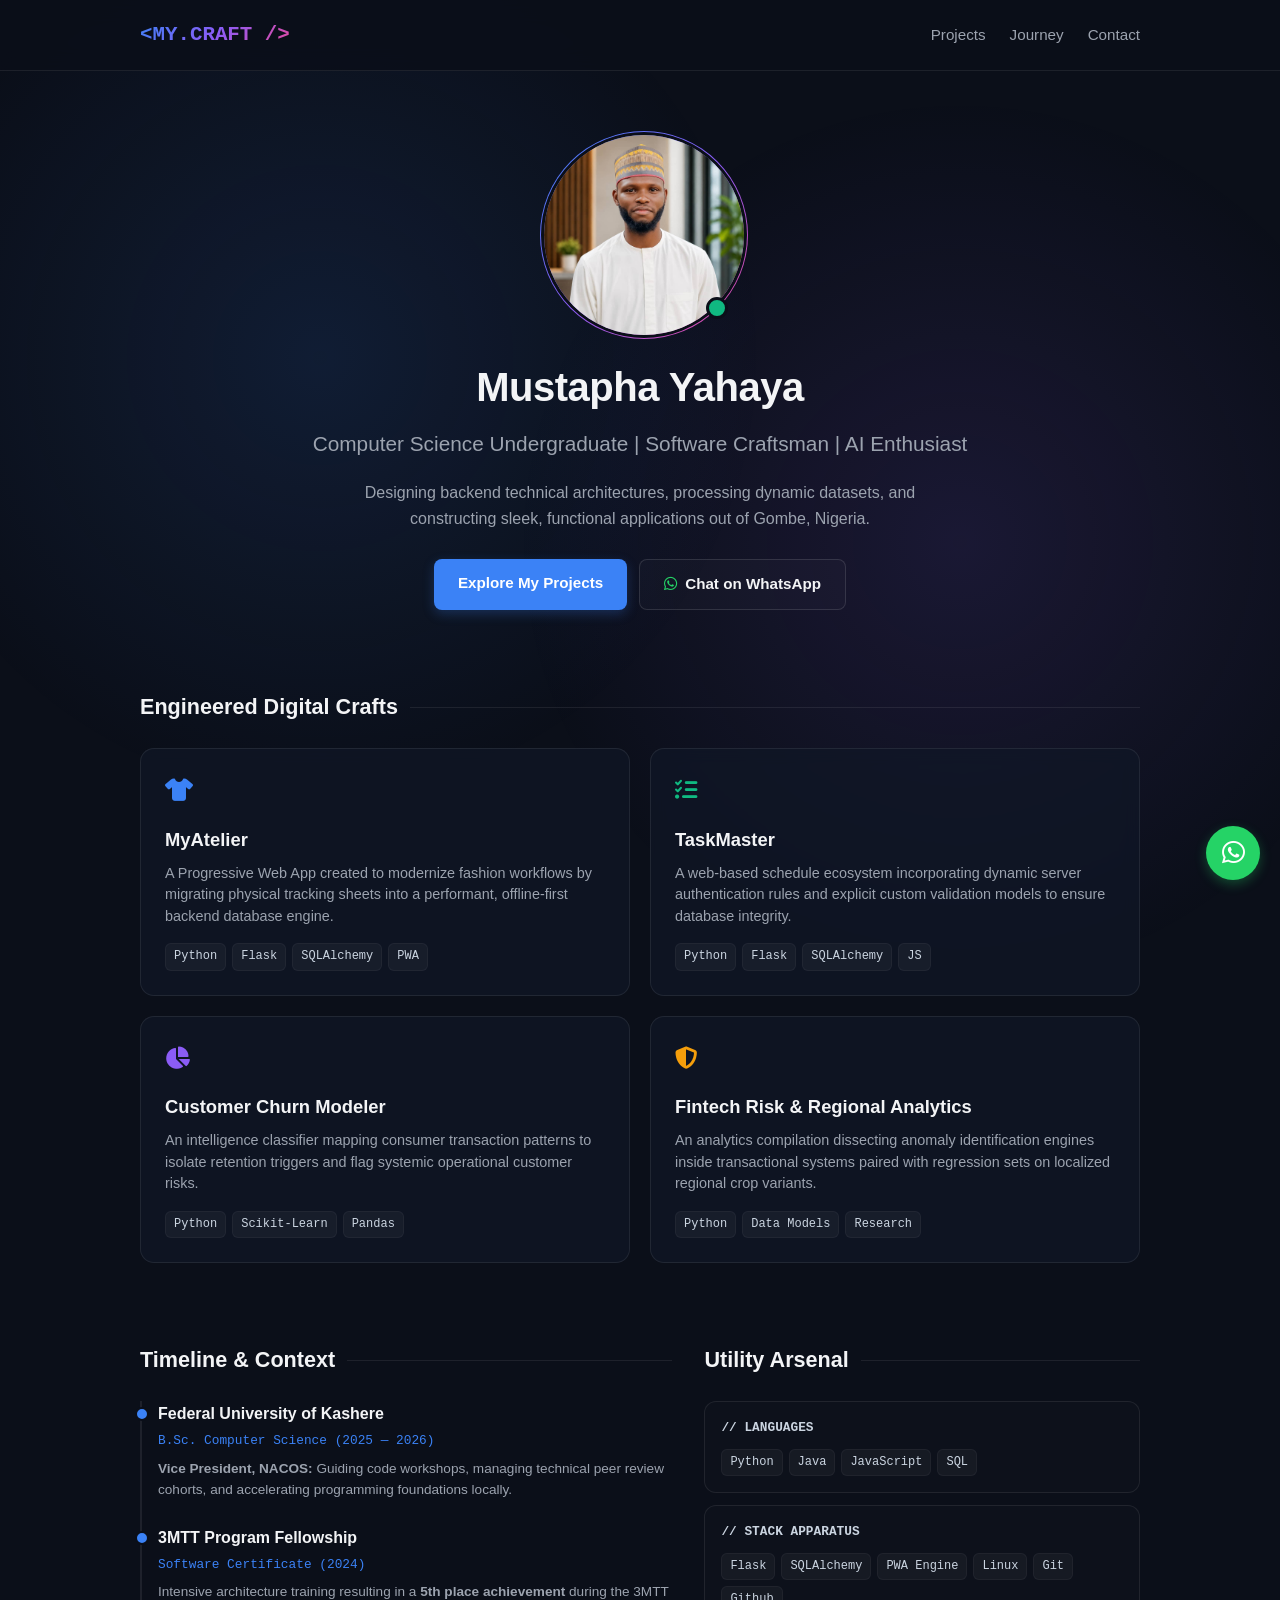
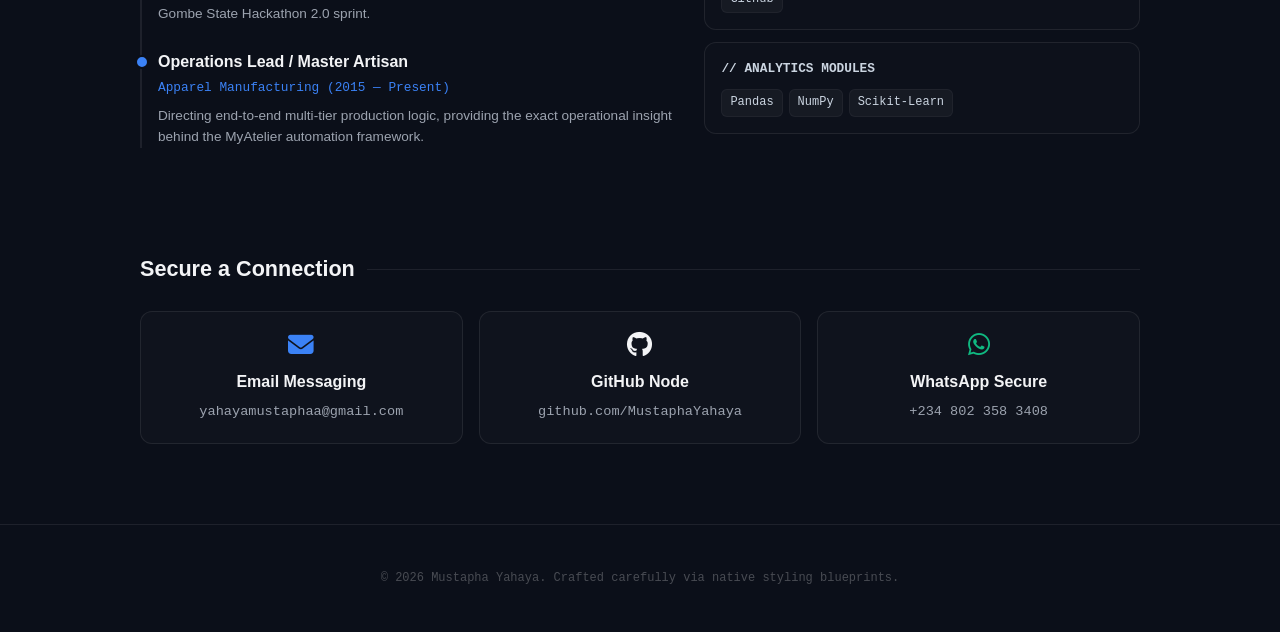
<file: index.html>
<!DOCTYPE html>
<html lang="en">
<head>
<!-- CORE SEO & BROWSER RENDERING METADATA -->
    <meta charset="UTF-8">
    <meta name="viewport" content="width=device-width, initial-scale=1.0">
    <meta name="robots" content="index, follow">
    <title>Mustapha Yahaya |Computer Science Undergraduate & Software Developer</title>
    <meta name="description" content="Professional portfolio of Mustapha Yahaya, a Computer Science Undergraduate, AI/ML Enthusiast, and Software Craftsman based in Gombe, Nigeria. Specializing in backend architectures, data engineering, and web systems.">
    <meta name="keywords" content="Mustapha Yahaya, Computer Science, Software Developer, AI Enthusiast, Python developer, Gombe, Nigeria, Portfolio, Web Developer, NACOS">
    <meta name="author" content="Mustapha Yahaya">
    <meta property="og:type" content="website">
    <meta property="og:site_name" content="Mustapha Yahaya Portfolio">
    <meta property="og:title" content="Mustapha Yahaya | Computer Science Undergraduate & Software Craftsman">
    <meta property="og:description" content="Designing backend architectures, processing dynamic datasets, and constructing functional software out of Gombe, Nigeria.">
    <meta property="og:url" content="https://mustaphayahaya.github.io/my-portfolio/">
    <meta property="og:image" content="https://mustaphayahaya.github.io/my-portfolio/utilities/Image.jpeg">
    <meta property="og:locale" content="en_US">
    <link rel="stylesheet" href="https://cdnjs.cloudflare.com/ajax/libs/font-awesome/6.4.0/css/all.min.css">
    <link rel="stylesheet" href="utilities/style.css">
    <link rel="shortcut icon" href="utilities/favicon.ico" type="image/x-icon">
</head>
<body>

    <div class="bg-glow-1"></div>
    <div class="bg-glow-2"></div>

    <a href="https://wa.me/2348023583408" class="whatsapp-float" target="_blank" title="Chat on WhatsApp">
        <i class="fa-brands fa-whatsapp"></i>
    </a>

    <!-- RESPONSIVE HEADER -->
    <nav>
        <div class="nav-container">
            <a href="#" class="logo">&lt;MY.CRAFT /&gt;</a>
            
            <!-- Hidden Checkbox trick handles mobile toggle click actions purely via CSS -->
            <input type="checkbox" id="menu-toggle" class="menu-toggle">
            <label for="menu-toggle" class="menu-button"><i class="fa-solid fa-bars"></i></label>
            
            <div class="nav-links">
                <!-- Clicking these on mobile collapses menu or moves cleanly to sections -->
                <a href="#projects" onclick="document.getElementById('menu-toggle').checked = false;">Projects</a>
                <a href="#experience" onclick="document.getElementById('menu-toggle').checked = false;">Journey</a>
                <a href="https://wa.me/2348023583408" target="_blank">Contact</a>
            </div>
        </div>
    </nav>

    <section class="hero">
        <div class="profile-wrapper">
            <div class="profile-frame">
                <img src="utilities/Image.jpeg" alt="Mustapha Yahaya" class="profile-img">
            </div>
            <div class="status-dot" title="Available for Crafting"></div>
        </div>
        <h1>Mustapha Yahaya</h1>
        <h2>Computer Science Undergraduate | Software Craftsman | AI Enthusiast </h2>
        <p>Designing backend technical architectures, processing dynamic datasets, and constructing sleek, functional applications out of Gombe, Nigeria.</p>
        <div class="btn-group">
            <a href="#projects" class="btn btn-primary">Explore My Projects</a>
            <a href="https://wa.me/2348023583408" class="btn btn-secondary" target="_blank">
                <i class="fa-brands fa-whatsapp" style="margin-right: 8px; color: #25d366;"></i>Chat on WhatsApp
            </a>
        </div>
    </section>

    <section id="projects" class="section-container">
        <div class="section-title">Engineered Digital Crafts</div>
        <div class="grid-layout">
            
            <div class="card">
                <div>
                    <div class="card-icon" style="color: #3b82f6;"><i class="fa-solid fa-shirt"></i></div>
                    <h3>MyAtelier</h3>
                    <p>A Progressive Web App created to modernize fashion workflows by migrating physical tracking sheets into a performant, offline-first backend database engine.</p>
                </div>
                <div class="tag-list">
                    <span class="tag">Python</span><span class="tag">Flask</span><span class="tag">SQLAlchemy</span><span class="tag">PWA</span>
                </div>
            </div>

            <div class="card">
                <div>
                    <div class="card-icon" style="color: #10b981;"><i class="fa-solid fa-list-check"></i></div>
                    <h3>TaskMaster</h3>
                    <p>A web-based schedule ecosystem incorporating dynamic server authentication rules and explicit custom validation models to ensure database integrity.</p>
                </div>
                <div class="tag-list">
                    <span class="tag">Python</span><span class="tag">Flask</span><span class="tag">SQLAlchemy</span><span class="tag">JS</span>
                </div>
            </div>

            <div class="card">
                <div>
                    <div class="card-icon" style="color: #8b5cf6;"><i class="fa-solid fa-chart-pie"></i></div>
                    <h3>Customer Churn Modeler</h3>
                    <p>An intelligence classifier mapping consumer transaction patterns to isolate retention triggers and flag systemic operational customer risks.</p>
                </div>
                <div class="tag-list">
                    <span class="tag">Python</span><span class="tag">Scikit-Learn</span><span class="tag">Pandas</span>
                </div>
            </div>

            <div class="card">
                <div>
                    <div class="card-icon" style="color: #f59e0b;"><i class="fa-solid fa-shield-halved"></i></div>
                    <h3>Fintech Risk & Regional Analytics</h3>
                    <p>An analytics compilation dissecting anomaly identification engines inside transactional systems paired with regression sets on localized regional crop variants.</p>
                </div>
                <div class="tag-list">
                    <span class="tag">Python</span><span class="tag">Data Models</span><span class="tag">Research</span>
                </div>
            </div>

        </div>
    </section>

    <section id="experience" class="section-container">
        <div class="split-layout">
            
            <div>
                <div class="section-title">Timeline & Context</div>
                <div class="timeline">
                    <div class="timeline-item">
                        <h4>Federal University of Kashere</h4>
                        <div class="timeline-meta">B.Sc. Computer Science (2025 — 2026)</div>
                        <p class="timeline-desc"><strong>Vice President, NACOS:</strong> Guiding code workshops, managing technical peer review cohorts, and accelerating programming foundations locally.</p>
                    </div>
                    <div class="timeline-item">
                        <h4>3MTT Program Fellowship</h4>
                        <div class="timeline-meta">Software Certificate (2024)</div>
                        <p class="timeline-desc">Intensive architecture training resulting in a <strong>5th place achievement</strong> during the 3MTT Gombe State Hackathon 2.0 sprint.</p>
                    </div>
                    <div class="timeline-item">
                        <h4>Operations Lead / Master Artisan</h4>
                        <div class="timeline-meta">Apparel Manufacturing (2015 — Present)</div>
                        <p class="timeline-desc">Directing end-to-end multi-tier production logic, providing the exact operational insight behind the MyAtelier automation framework.</p>
                    </div>
                </div>
            </div>

            <div>
                <div class="section-title">Utility Arsenal</div>
                <div class="skills-box">
                    <h4>// LANGUAGES</h4>
                    <div class="tag-list">
                        <span class="tag">Python</span><span class="tag">Java</span><span class="tag">JavaScript</span><span class="tag">SQL</span>
                    </div>
                </div>
                <div class="skills-box">
                    <h4>// STACK APPARATUS</h4>
                    <div class="tag-list">
                        <span class="tag">Flask</span><span class="tag">SQLAlchemy</span><span class="tag">PWA Engine</span><span class="tag">Linux</span><span class="tag">Git</span><span class="tag">Github</span>
                    </div>
                </div>
                <div class="skills-box">
                    <h4>// ANALYTICS MODULES</h4>
                    <div class="tag-list">
                        <span class="tag">Pandas</span><span class="tag">NumPy</span><span class="tag">Scikit-Learn</span>
                    </div>
                </div>
            </div>

        </div>
    </section>

        <!-- DEDICATED SEPARATE CONTACT SECTION -->
    <section id="connect" class="section-container">
        <div class="section-title">Secure a Connection</div>
        <div class="contact-grid">
            
            <a href="mailto:yahayamustaphaa@gmail.com" class="contact-card email">
                <i class="fa-solid fa-envelope" style="color: var(--accent-blue);"></i>
                <h4>Email Messaging</h4>
                <p>yahayamustaphaa@gmail.com</p>
            </a>

            <a href="https://github.com/MustaphaYahaya" target="_blank" class="contact-card github">
                <i class="fa-brands fa-github" style="color: var(--accent-purple);"></i>
                <h4>GitHub Node</h4>
                <p>github.com/MustaphaYahaya</p>
            </a>

            <a href="https://wa.me/2348023583408" target="_blank" class="contact-card whatsapp">
                <i class="fa-brands fa-whatsapp" style="color: var(--accent-green);"></i>
                <h4>WhatsApp Secure</h4>
                <p>+234 802 358 3408</p>
            </a>

        </div>
    </section>

    <footer>
        <p>&copy; 2026 Mustapha Yahaya. Crafted carefully via native styling blueprints.</p>
    </footer>

</body>
</html>
</file>
<file: utilities/style.css>
/* --- DESIGN UTILITIES & VARIABLES --- */
        :root {
            --bg-main: #0b0f19;
            --bg-card: rgba(17, 24, 39, 0.7);
            --border-color: rgba(255, 255, 255, 0.08);
            --text-primary: #f3f4f6;
            --text-secondary: #9ca3af;
            --accent-glow: linear-gradient(135deg, #3b82f6, #8b5cf6, #ec4899);
            --accent-blue: #3b82f6;
            --accent-green: #10b981;
        }

        html {
            scroll-behavior: smooth;
        }

        body {
            margin: 0;
            padding: 0;
            background-color: var(--bg-main);
            color: var(--text-primary);
            font-family: -apple-system, BlinkMacSystemFont, "Segoe UI", Roboto, Helvetica, Arial, sans-serif;
            line-height: 1.6;
            overflow-x: hidden;
            -webkit-font-smoothing: antialiased;
        }

        /* --- BACKGROUND GLOW ORBS --- */
        .bg-glow-1 {
            position: fixed;
            top: -10%;
            left: -10%;
            width: 70vw;
            height: 70vw;
            background: radial-gradient(circle, rgba(59, 130, 246, 0.12) 0%, transparent 70%);
            z-index: -1;
            pointer-events: none;
        }
    
        .bg-glow-2 {
            position: fixed;
            bottom: -10%;
            right: -10%;
            width: 70vw;
            height: 70vw;
            background: radial-gradient(circle, rgba(139, 92, 246, 0.12) 0%, transparent 70%);
            z-index: -1;
            pointer-events: none;
        }

        /* --- NAVIGATION (MOBILE RESPONSIVE CSS-ONLY) --- */
        nav {
            position: sticky;
            top: 0;
            z-index: 100;
            background: rgba(11, 15, 25, 0.85);
            backdrop-filter: blur(12px);
            -webkit-backdrop-filter: blur(12px);
            border-bottom: 1px solid var(--border-color);
        }
        .nav-container {
            max-width: 1000px;
            margin: 0 auto;
            padding: 0 20px;
            height: 70px;
            display: flex;
            align-items: center;
            justify-content: space-between;
            position: relative;
        }
        .logo {
            font-family: monospace;
            font-size: 1.3rem;
            font-weight: bold;
            background: var(--accent-glow);
            background-clip: text;
            -webkit-background-clip: text;
            -webkit-text-fill-color: transparent;
            text-decoration: none;
        }
        
        /* CSS-Only Menu Toggle Mechanics */
        .menu-toggle {
            display: none;
        }
        .menu-button {
            display: none;
            cursor: pointer;
            font-size: 1.5rem;
            color: var(--text-primary);
            user-select: none;
        }
        .nav-links {
            display: flex;
            gap: 24px;
        }
        .nav-links a {
            color: var(--text-secondary);
            text-decoration: none;
            font-size: 0.95rem;
            font-weight: 500;
            transition: color 0.3s ease;
        }
        .nav-links a:hover {
            color: var(--accent-blue);
        }

        /* --- HERO PROFILE SECTION --- */
        .hero {
            max-width: 1000px;
            margin: 0 auto;
            padding: 60px 20px 40px 20px;
            display: flex;
            flex-direction: column;
            align-items: center;
            text-align: center;
        }
        /* Profile Image Styling */
        .profile-wrapper {
            position: relative;
            width: 200px;
            height: 200px;
            margin-bottom: 24px;
        }
        .profile-frame {
            width: 100%;
            height: 100%;
            border-radius: 50%;
            padding: 4px;
            background: var(--accent-glow);
            display: flex;
            align-items: center;
            justify-content: center;
        }
        .profile-img {
            width: 100%;
            height: 100%;
            border-radius: 50%;
            background: #1f2937;
            object-fit: cover;
            border: 3px solid var(--bg-main);
        }
        .status-dot {
            position: absolute;
            bottom: 12px;
            right: 12px;
            width: 16px;
            height: 16px;
            background-color: var(--accent-green);
            border: 3px solid var(--bg-main);
            border-radius: 50%;
        }
        .hero h1 {
            font-size: 2.5rem;
            margin: 0 0 8px 0;
            font-weight: 800;
            letter-spacing: -0.5px;
        }
        .hero h2 {
            font-size: 1.3rem;
            color: var(--text-secondary);
            margin: 0 0 20px 0;
            font-weight: 500;
        }
        .hero p {
            max-width: 600px;
            color: var(--text-secondary);
            font-size: 1rem;
            margin: 0 0 28px 0;
            padding: 0 10px;
        }
        .btn-group {
            display: flex;
            gap: 12px;
            flex-wrap: wrap;
            justify-content: center;
            width: 100%;
        }
        .btn {
            padding: 12px 24px;
            border-radius: 8px;
            font-weight: 600;
            text-decoration: none;
            transition: all 0.2s ease;
            font-size: 0.95rem;
            text-align: center;
        }
        .btn-primary {
            background: var(--accent-blue);
            color: white;
            box-shadow: 0 4px 12px rgba(59, 130, 246, 0.25);
        }
        .btn-secondary {
            border: 1px solid rgba(255, 255, 255, 0.12);
            color: var(--text-primary);
            background: rgba(255, 255, 255, 0.02);
        }

        /* --- CORE CONTENT LAYOUTS --- */
        .section-container {
            max-width: 1000px;
            margin: 0 auto;
            padding: 40px 20px;
        }
        .section-title {
            font-size: 1.35rem;
            font-weight: 700;
            margin-bottom: 24px;
            display: flex;
            align-items: center;
            gap: 12px;
        }
        .section-title::after {
            content: "";
            height: 1px;
            flex-grow: 1;
            background: var(--border-color);
        }

        /* Bento Grid Rules */
        .grid-layout {
            display: grid;
            grid-template-columns: repeat(2, 1fr);
            gap: 20px;
        }
        .card {
            background: var(--bg-card);
            border: 1px solid var(--border-color);
            border-radius: 14px;
            padding: 24px;
            backdrop-filter: blur(8px);
            -webkit-backdrop-filter: blur(8px);
            display: flex;
            flex-direction: column;
            justify-content: space-between;
            transition: transform 0.2s ease, border-color 0.2s ease;
        }
        .card:hover {
            border-color: rgba(255, 255, 255, 0.15);
            transform: translateY(-2px);
        }
        .card-icon {
            font-size: 1.4rem;
            margin-bottom: 16px;
        }
        .card h3 {
            margin: 0 0 8px 0;
            font-size: 1.15rem;
        }
        .card p {
            color: var(--text-secondary);
            margin: 0 0 16px 0;
            font-size: 0.9rem;
            line-height: 1.5;
        }
        .tag-list {
            display: flex;
            flex-wrap: wrap;
            gap: 6px;
        }
        .tag {
            font-family: monospace;
            font-size: 0.75rem;
            background: rgba(255, 255, 255, 0.04);
            padding: 3px 8px;
            border-radius: 6px;
            color: #cbd5e1;
            border: 1px solid rgba(255, 255, 255, 0.04);
        }

        /* Split Experience/Skills Layout */
        .split-layout {
            display: grid;
            grid-template-columns: 1.1fr 0.9fr;
            gap: 32px;
        }
        .timeline {
            border-left: 2px solid var(--border-color);
            padding-left: 16px;
        }
        .timeline-item {
            position: relative;
            margin-bottom: 24px;
        }
        .timeline-item::before {
            content: "";
            position: absolute;
            left: -23px;
            top: 6px;
            width: 10px;
            height: 10px;
            border-radius: 50%;
            background: var(--accent-blue);
            border: 2px solid var(--bg-main);
        }
        .timeline-item h4 {
            margin: 0 0 4px 0;
            font-size: 1rem;
        }
        .timeline-meta {
            font-family: monospace;
            font-size: 0.8rem;
            color: var(--accent-blue);
            margin-bottom: 6px;
        }
        .timeline-desc {
            font-size: 0.85rem;
            color: var(--text-secondary);
            margin: 0;
        }

        .skills-box {
            background: rgba(255, 255, 255, 0.01);
            border: 1px solid var(--border-color);
            border-radius: 12px;
            padding: 16px;
            margin-bottom: 12px;
        }
        .skills-box h4 {
            margin: 0 0 10px 0;
            font-family: monospace;
            font-size: 0.8rem;
            color: #cbd5e1;
        }

      /* --- DEDICATED CONTACT CHANNELS SECTION --- */
        .contact-grid {
            display: grid;
            grid-template-columns: repeat(3, 1fr);
            gap: 16px;
            margin-top: 10px;
        }
        .contact-card {
            background: rgba(255, 255, 255, 0.02);
            border: 1px solid var(--border-color);
            border-radius: 12px;
            padding: 20px;
            text-align: center;
            text-decoration: none;
            color: var(--text-primary);
            transition: all 0.2s ease;
        }
        .contact-card:hover {
            background: rgba(255, 255, 255, 0.04);
            transform: translateY(-3px);
        }
        .contact-card.email:hover { border-color: var(--accent-blue); }
        .contact-card.github:hover { border-color: var(--accent-purple); }
        .contact-card.whatsapp:hover { border-color: var(--accent-green); }

        .contact-card i {
            font-size: 1.6rem;
            margin-bottom: 12px;
            display: inline-block;
        }
        .contact-card h4 {
            margin: 0 0 6px 0;
            font-size: 1rem;
            font-weight: 600;
        }
        .contact-card p {
            margin: 0;
            font-size: 0.85rem;
            font-family: monospace;
            color: var(--text-secondary);
        }

        /* --- MOBILE FLOATING WHATSAPP INTERACTION --- */
        .whatsapp-float {
            position: fixed;
            bottom: 20px;
            right: 20px;
            background-color: #25d366;
            color: white;
            width: 54px;
            height: 54px;
            border-radius: 50%;
            display: flex;
            align-items: center;
            justify-content: center;
            font-size: 26px;
            box-shadow: 0 4px 12px rgba(37, 211, 102, 0.3);
            z-index: 200;
            text-decoration: none;
            transition: transform 0.2s ease;
        }
        .whatsapp-float:active {
            transform: scale(0.9);
        }

        footer {
            text-align: center;
            padding: 32px 20px;
            font-family: monospace;
            font-size: 0.75rem;
            color: rgba(255, 255, 255, 0.25);
            border-top: 1px solid var(--border-color);
            margin-top: 40px;
        }

        /* --- MOBILE SPECIFIC MEDIA QUERY OVERRIDES --- */
        @media (max-width: 768px) {
            /* Navbar Mobile Behavior */
            .menu-button {
                display: block;
            }
            .nav-links {
                position: absolute;
                top: 70px;
                left: 0;
                right: 0;
                background: #0b0f19;
                border-bottom: 1px solid var(--border-color);
                flex-direction: column;
                gap: 0;
                width: 100%;
                display: none;
            }
            .nav-links a {
                padding: 16px 20px;
                border-bottom: 1px solid rgba(255, 255, 255, 0.02);
                display: block;
            }
            /* Show navigation when invisible checkbox is clicked */
            .menu-toggle:checked ~ .nav-links {
                display: flex;
            }

            /* Typography & Spacing Scale Downs */
            .hero {
                padding-top: 40px;
            }
            .hero h1 {
                font-size: 2rem;
            }
            .hero h2 {
                font-size: 1.15rem;
            }
            
            /* Make buttons stack nicely on tiny mobile viewport rails */
            .btn-group {
                flex-direction: column;
                gap: 10px;
                padding: 0 10px;
                box-sizing: border-box;
            }
            .btn {
                width: 100%;
                box-sizing: border-box;
            }

            /* Flatten grids to singular mobile scroll layers */
            .grid-layout, .split-layout, .contact-grid {
                grid-template-columns: 1fr;
                gap: 16px;
            }
            
            .whatsapp-float {
                bottom: 16px;
                right: 16px;
            }
        }
</file>
